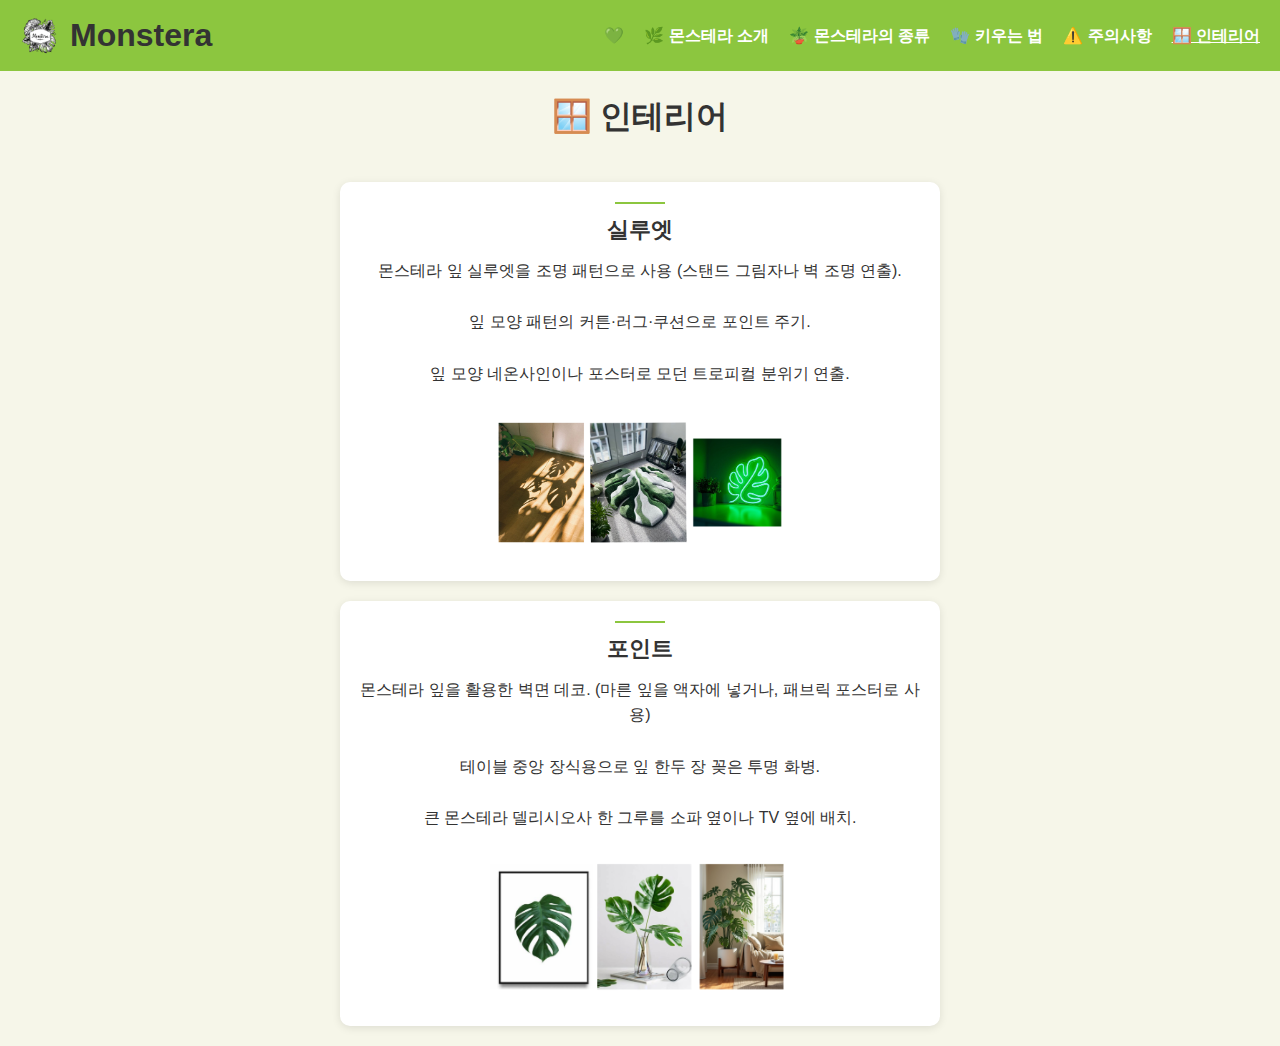
<file: interior.html>
<!DOCTYPE html>
<html lang="ko">
<head>
  <meta charset="UTF-8" />
  <meta name="viewport" content="width=device-width, initial-scale=1.0" />
  <title>🪟 인테리어</title>
  <link rel="stylesheet" href="style.css" />
</head>
<body>

  <header>
    <div class="logo">
      <img src="logo.png" />
      <h1>Monstera</h1>
    </div>
    <nav>
      <ul>
      <li><a href="index.html" >💚</a></li>
        <li><a href="monstera.html">🌿 몬스테라 소개</a></li>
        <li><a href="plants.html">🪴 몬스테라의 종류</a></li>
        <li><a href="tips.html">🧤 키우는 법</a></li>
        <li><a href="wrong.html">⚠️ 주의사항</a></li>
        <li><a href="interior.html"   class="active">🪟 인테리어</a></li>
      </ul>
    </nav>
  </header>

  <main>
  <main>
  <h2 class="page-title">🪟 인테리어</h2>

  <section class="tips-list">
    <article class="tip-card">
      <h3>실루엣</h3>
      <p>몬스테라 잎 실루엣을 조명 패턴으로 사용 (스탠드 그림자나 벽 조명 연출). <br><br>
잎 모양 패턴의 커튼·러그·쿠션으로 포인트 주기.<br><br>
잎 모양 네온사인이나 포스터로 모던 트로피컬 분위기 연출.<br><br>
</p>
<img src="monstin1.png" width="300">
    </article>

    <article class="tip-card">
      <h3>포인트</h3>
      <p>몬스테라 잎을 활용한 벽면 데코. (마른 잎을 액자에 넣거나, 패브릭 포스터로 사용)<br><br>
테이블 중앙 장식용으로 잎 한두 장 꽂은 투명 화병.<br><br>
큰 몬스테라 델리시오사 한 그루를 소파 옆이나 TV 옆에 배치.<br><br>
</p>
<img src="monstin2.png" width="300">
    </article>

 
</main>


</body>
</html>
</file>
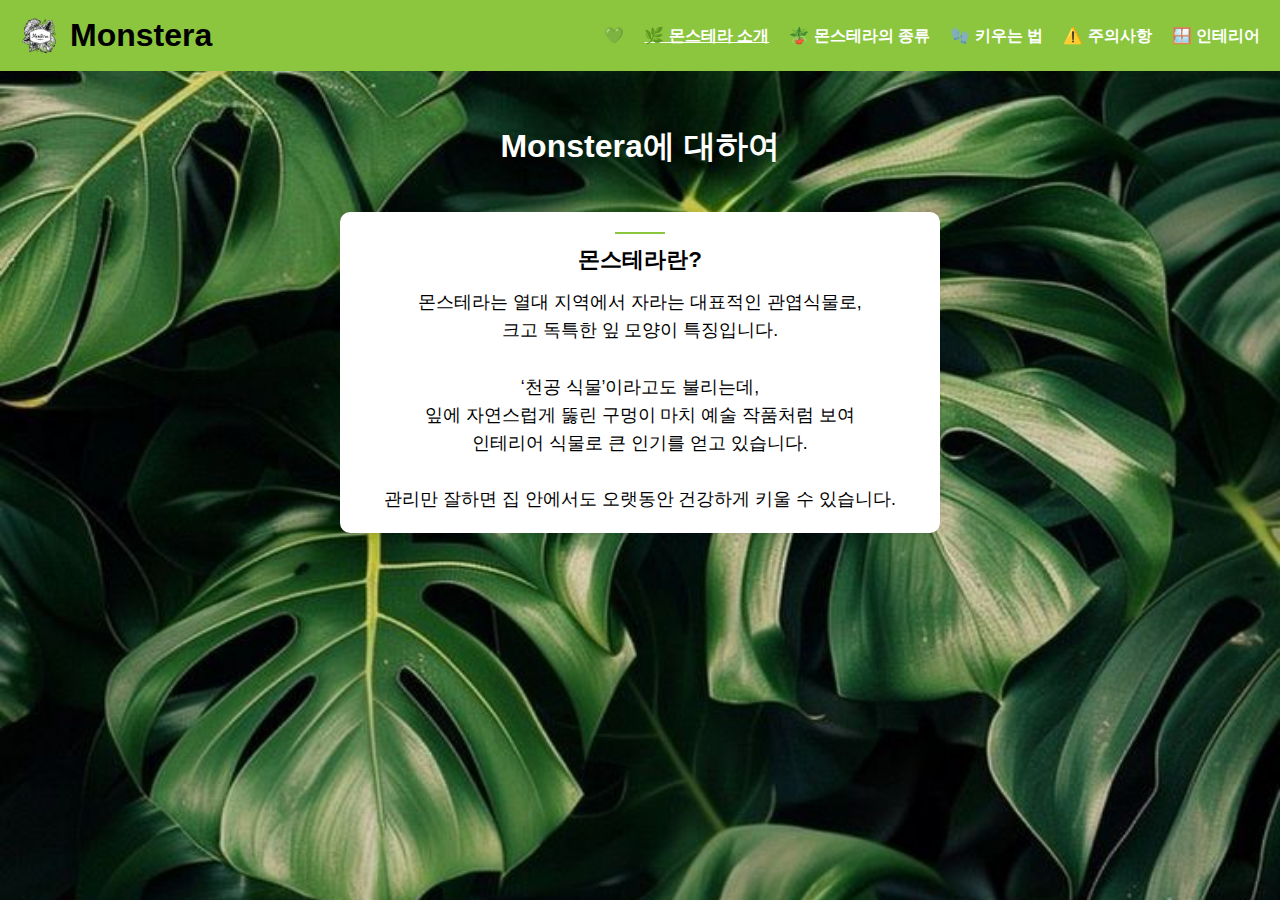
<file: monstera.html>
<!DOCTYPE html>
<html lang="ko">
<head>
  <meta charset="UTF-8" />
  <meta name="viewport" content="width=device-width, initial-scale=1.0" />
  <title>🌿 몬스테라 소개</title>
  <link rel="stylesheet" href="style.css" />
  
  <body style="background-image: url('Monst2.jpg');
             background-size: cover;
             background-position: center;
             background-repeat: no-repeat;
             background-attachment: fixed;
             color: rgb(0, 0, 0);">

</head>
<body>


  <header>
    <div class="logo">
      <img src="logo.png"/>
      <h1>Monstera</h1>
    </div>
    <nav>
      <ul>
        <li><a href="index.html" >💚</a></li>
        <li><a href="monstera.html" class="active">🌿 몬스테라 소개</a></li>
        <li><a href="plants.html">🪴 몬스테라의 종류</a></li>
        <li><a href="tips.html">🧤 키우는 법</a></li>
        <li><a href="wrong.html">⚠️ 주의사항</a></li>
        <li><a href="interior.html">🪟 인테리어</a></li>
      </ul>
    </nav>
  </header>


 
  <section class="intro">
    <h3 style="color: rgb(255, 255, 255);">Monstera에 대하여</h3>

    <section class="tips-list">
    <article class="tip-card">
      <h3>몬스테라란?</h3>
          <p>
    몬스테라는 열대 지역에서 자라는 대표적인 관엽식물로,<br> 크고 독특한 잎 모양이 특징입니다. <br><br>
 ‘천공 식물’이라고도 불리는데, <br>잎에 자연스럽게 뚫린 구멍이 마치 예술 작품처럼 보여  <br>인테리어 식물로 큰 인기를 얻고 있습니다. <br><br>

관리만 잘하면 집 안에서도 오랫동안 건강하게 키울 수 있습니다.
    </p>

    </article>

  </section>





</body>
</html>
</file>
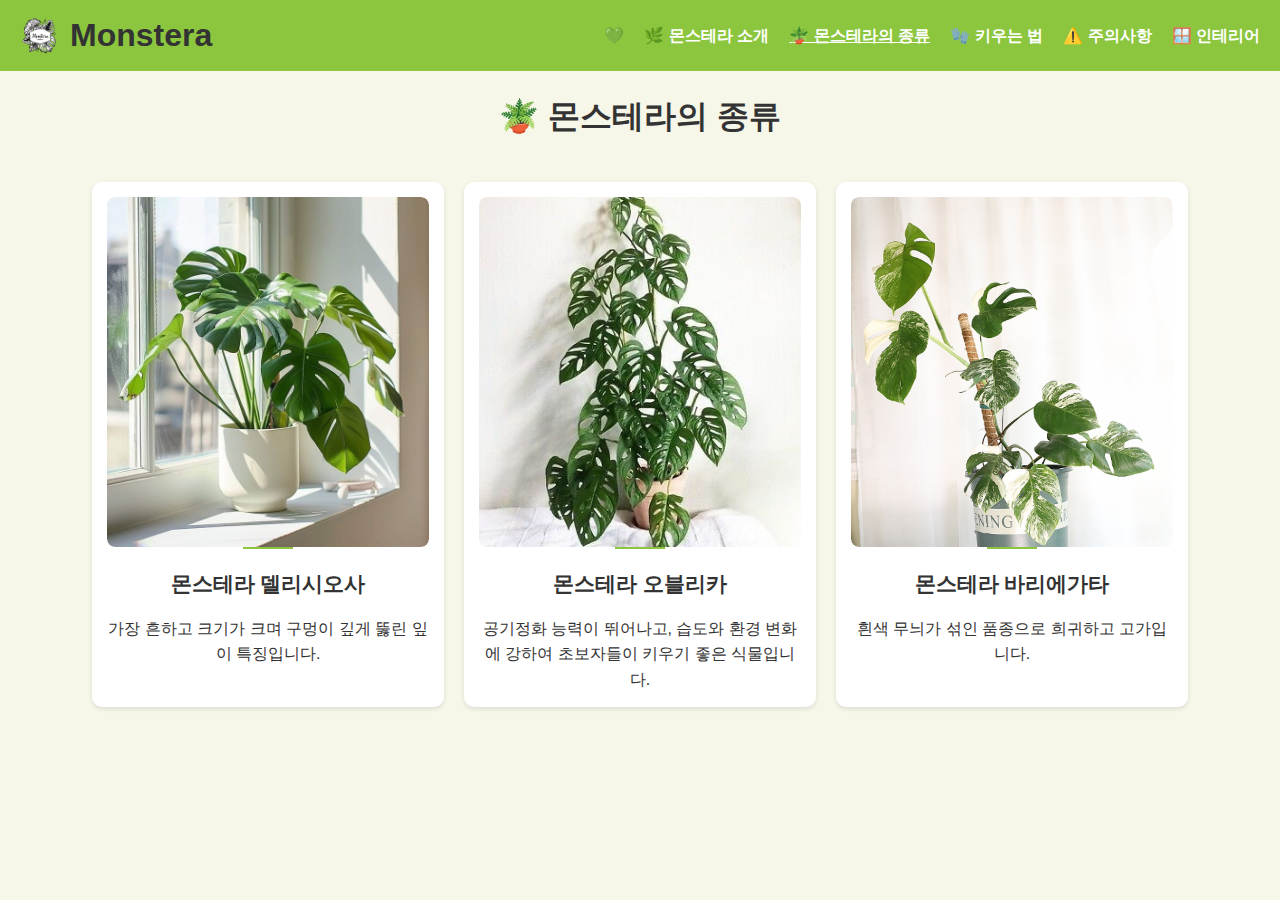
<file: plants.html>
<!DOCTYPE html>
<html lang="ko">
<head>
  <meta charset="UTF-8" />
  <meta name="viewport" content="width=device-width, initial-scale=1.0" />
  <title>🪴 몬스테라의 종류</title>
  <link rel="stylesheet" href="style.css" />
  <style>
    /* 한 줄에 3개씩 */
    .plant-gallery {
      display: flex;
      flex-wrap: wrap;
      justify-content: center;
      gap: 20px;
      padding: 20px;
    }

    .plant-card {
      background-color: white;
      border-radius: 10px;
      padding: 15px;
      width: calc(30% - 20px); 
      box-shadow: 0 2px 5px rgba(0,0,0,0.1);
      text-align: center;
      min-width: 150px;
    }

    .plant-card img {
      width: 100%;
      height: 250px;
      object-fit: cover;
      border-radius: 8px;
      margin-bottom: 10px;
    }

    .plant-card h3 {
      position: relative;
      margin-bottom: 10px;
      padding-top: 10px;
      font-size: 1.3rem;
    }

    .plant-card h3::before {
      content: "";
      position: absolute;
      top: 0;
      left: 50%;
      transform: translateX(-50%);
      width: 50px;
      height: 2px;
      background-color: #8cc63f;
    }

  </style>
</head>
<body>

<header>
  <div class="logo">
    <img src="logo.png" alt="로고" />
    <h1>Monstera</h1>
  </div>
  <nav>
    <ul>
      <li><a href="index.html">💚</a></li>
        <li><a href="monstera.html">🌿 몬스테라 소개</a></li>
        <li><a href="plants.html"  class="active">🪴 몬스테라의 종류</a></li>
        <li><a href="tips.html">🧤 키우는 법</a></li>
        <li><a href="wrong.html">⚠️ 주의사항</a></li>
        <li><a href="interior.html">🪟 인테리어</a></li>
    </ul>
  </nav>
</header>

<main>
  <h2 class="page-title">🪴 몬스테라의 종류</h2>

  <div class="plant-gallery">
    <!-- 1 -->
    <div class="plant-card">
        <div style="width:100%; height:350px; overflow:hidden; border-radius:8px;">
    <img src="monst.jpg"  style="width:100%; height:100%; object-fit:cover;">
  </div>
      <h3 class="title" style="padding-top:20px; margin-bottom:15px;">몬스테라 델리시오사</h3>
      <p style="margin-top:0;">가장 흔하고 크기가 크며 구멍이 깊게 뚫린 잎이 특징입니다.</p>
    </div>

    <!-- 2 -->
    <div class="plant-card">
        <div style="width:100%; height:350px; overflow:hidden; border-radius:8px;">
    <img src="monstob.jpg"  style="width:100%; height:100%; object-fit:cover;">
  </div>
      <h3 class="title" style="padding-top:20px; margin-bottom:15px;">몬스테라 오블리카</h3>
      <p style="margin-top:0;">공기정화 능력이 뛰어나고, 습도와 환경 변화에 강하여 초보자들이 키우기 좋은 식물입니다.</p>
    </div>

    <!-- 3 -->
    <div class="plant-card">
        <div style="width:100%; height:350px; overflow:hidden; border-radius:8px;">
    <img src="monstbr.png"  style="width:100%; height:100%; object-fit:cover;">
  </div>
       <h3 class="title" style="padding-top:20px; margin-bottom:15px;">몬스테라 바리에가타</h3>
      <p style="margin-top:0;">흰색 무늬가 섞인 품종으로 희귀하고 고가입니다.</p>
    </div>


</main>

</body>
</html>
</file>
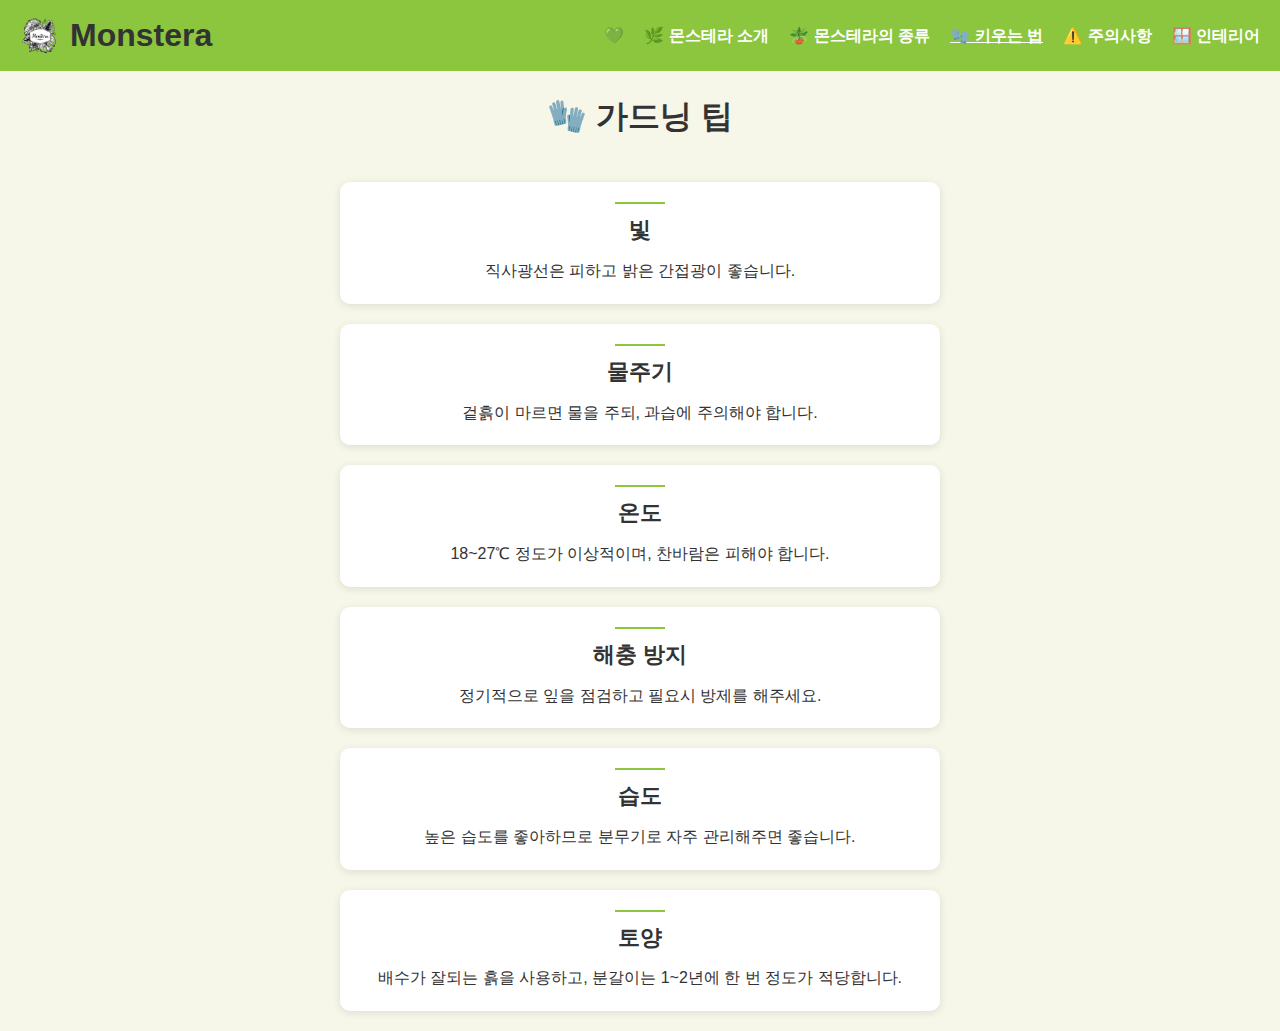
<file: tips.html>
<!DOCTYPE html>
<html lang="ko">
<head>
  <meta charset="UTF-8" />
  <meta name="viewport" content="width=device-width, initial-scale=1.0" />
  <title>🧤 키우는 법</title>
  <link rel="stylesheet" href="style.css" />
</head>
<body>

  <header>
    <div class="logo">
      <img src="logo.png">
      <h1>Monstera</h1>
    </div>
    <nav>
      <ul>
      <li><a href="index.html" >💚</a></li>
        <li><a href="monstera.html">🌿 몬스테라 소개</a></li>
        <li><a href="plants.html">🪴 몬스테라의 종류</a></li>
        <li><a href="tips.html"  class="active">🧤 키우는 법</a></li>
        <li><a href="wrong.html">⚠️ 주의사항</a></li>
        <li><a href="interior.html">🪟 인테리어</a></li>
      </ul>
    </nav>
  </header>

  <main>
  <h2 class="page-title">🧤 가드닝 팁</h2>

  <section class="tips-list">
    <article class="tip-card">
      <h3>빛</h3>
      <p>직사광선은 피하고 밝은 간접광이 좋습니다.</p>
    </article>

    <article class="tip-card">
      <h3>물주기</h3>
      <p>겉흙이 마르면 물을 주되, 과습에 주의해야 합니다.</p>
    </article>

    <article class="tip-card">
      <h3>온도</h3>
      <p>18~27℃ 정도가 이상적이며, 찬바람은 피해야 합니다.</p>
    </article>
        <article class="tip-card">
      <h3>해충 방지</h3>
      <p>정기적으로 잎을 점검하고 필요시 방제를 해주세요.</p>
    </article>
        <article class="tip-card">
      <h3>습도</h3>
      <p>높은 습도를 좋아하므로 분무기로 자주 관리해주면 좋습니다.</p>
    </article>        <article class="tip-card">
      <h3>토양</h3>
      <p>배수가 잘되는 흙을 사용하고, 분갈이는 1~2년에 한 번 정도가 적당합니다.</p>
    </article>
  </section>
</main>



</body>
</html>
</file>
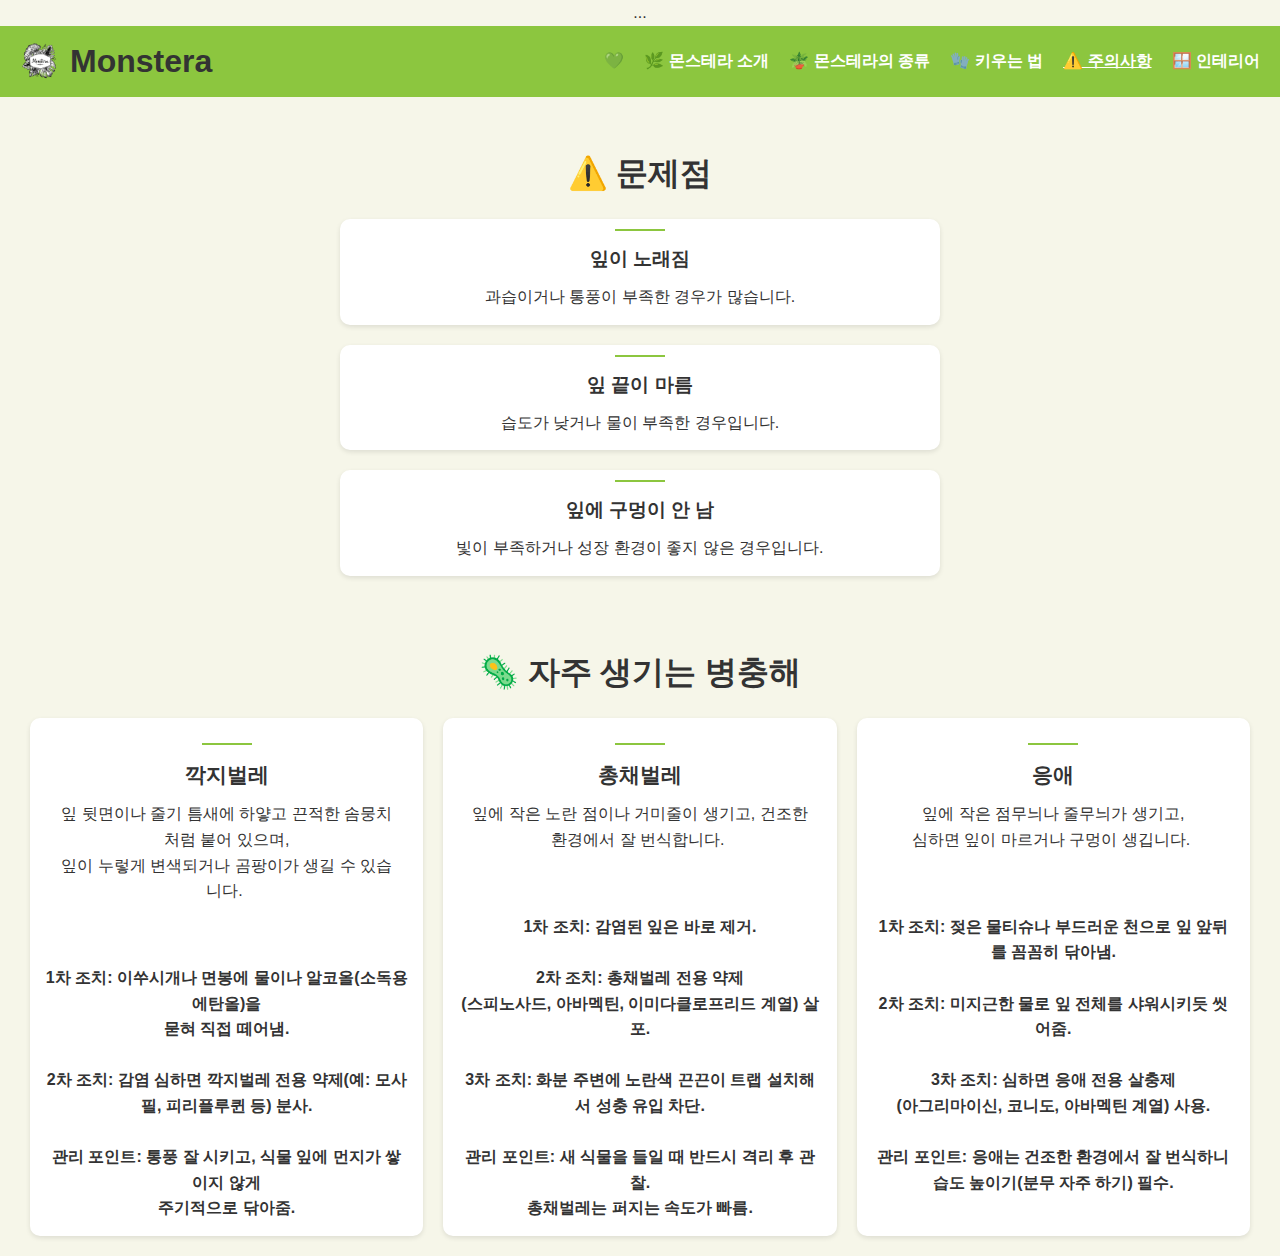
<file: wrong.html>
<!DOCTYPE html>
<html lang="ko">
<head>
  <meta charset="UTF-8" />
  <meta name="viewport" content="width=device-width, initial-scale=1.0" />
  <title>⚠️ 주의사항</title>
  <link rel="stylesheet" href="style.css" />
<body style="background-color: #f6f6e9;">
  ...
</body>

<style>
  body {
    margin: 0;
    font-family: Arial, sans-serif;
    background-color: #f5f5f5;
    text-align: center; /* 전체 중앙 정렬 */
  }





  /* ===== 가로형 카드 (1개씩 3줄) ===== */
  .horizontal-cards {
    display: flex;
    flex-direction: column;
    align-items: center;
    gap: 20px;
    padding: 20px;
  }

  .horizontal-cards .card {
    width: 80%;
    max-width: 600px;
    background-color: white;
    border-radius: 10px;
    box-shadow: 0 2px 5px rgba(0,0,0,0.1);
    overflow: hidden;
    text-align: center;
  }

  .horizontal-cards .card img {
    width: 100%;
    height: 250px;
    object-fit: cover;
  }

  .horizontal-cards .card h3 {
    position: relative;
    margin: 10px 0;
    padding-top: 15px;
  }

  .horizontal-cards .card h3::before {
    content: "";
    position: absolute;
    top: 0;
    left: 50%;
    transform: translateX(-50%);
    width: 50px;
    height: 2px;
    background-color: #8cc63f;
  }

  .horizontal-cards .card p {
    margin: 0 10px 15px;
  }

  /* ===== 세로형 갤러리 (3개 한 줄) ===== */
  .vertical-gallery {
    display: flex;
    justify-content: center;
    gap: 20px;
    flex-wrap: wrap;
    padding: 20px;
  }

  .vertical-gallery .plant-card {
    width: calc(33.33% - 20px);
    background-color: white;
    border-radius: 10px;
    box-shadow: 0 2px 5px rgba(0,0,0,0.1);
    text-align: center;
    display: flex;
    flex-direction: column;
    overflow: hidden;
  }

  .vertical-gallery .plant-card img {
    width: 100%;
    height: 250px;
    object-fit: cover;
  }

  .vertical-gallery .plant-card h3 {
    position: relative;
    margin: 10px 0;
    padding-top: 15px;
  }

  .vertical-gallery .plant-card h3::before {
    content: "";
    position: absolute;
    top: 0;
    left: 50%;
    transform: translateX(-50%);
    width: 50px;
    height: 2px;
    background-color: #8cc63f;
  }

  .vertical-gallery .plant-card p {
    margin: 0 10px 10px;
  }
</style>
</head>
<body>

     <header>
    <div class="logo">
      <img src="logo.png"/>
      <h1>Monstera</h1>
    </div>
    <nav>
      <ul>
      <li><a href="index.html" >💚</a></li>
        <li><a href="monstera.html">🌿 몬스테라 소개</a></li>
        <li><a href="plants.html">🪴 몬스테라의 종류</a></li>
        <li><a href="tips.html">🧤 키우는 법</a></li>
        <li><a href="wrong.html" class="active">⚠️ 주의사항</a></li>
        <li><a href="interior.html">🪟 인테리어</a></li>
      </ul>
    </nav>
  </header>

<!-- 가로형 카드 영역 -->
<h1 class="no-line"> <br>⚠️ 문제점</h1>
<section class="horizontal-cards">
  <div class="card">
    <h3>잎이 노래짐</h3>
    <p>과습이거나 통풍이 부족한 경우가 많습니다.</p>
  </div>
  <div class="card">
    <h3>잎 끝이 마름</h3>
    <p>습도가 낮거나 물이 부족한 경우입니다.</p>
  </div>
  <div class="card">
    <h3>잎에 구멍이 안 남</h3>
    <p>빛이 부족하거나 성장 환경이 좋지 않은 경우입니다.</p>
  </div>
</section>

<br>
<br>

<!-- 세로형 갤러리 영역 -->
<h1 class="no-line">🦠 자주 생기는 병충해</h1>
<section class="vertical-gallery">
  <div class="plant-card">
    <h3>깍지벌레</h3>
    <p>잎 뒷면이나 줄기 틈새에 하얗고 끈적한 솜뭉치처럼 붙어 있으며, <br>잎이 누렇게 변색되거나 곰팡이가 생길 수 있습니다. </p><br><br>
    <h4>1차 조치: 이쑤시개나 면봉에 물이나 알코올(소독용 에탄올)을 <br>묻혀 직접 떼어냄. <br><br>
2차 조치: 감염 심하면 깍지벌레 전용 약제(예: 모사필, 피리플루퀸 등) 분사. <br><br>
관리 포인트: 통풍 잘 시키고, 식물 잎에 먼지가 쌓이지 않게<br> 주기적으로 닦아줌.</h4>
  </div>
  <div class="plant-card">
   <h3>총채벌레</h3>
    <p>잎에 작은 노란 점이나 거미줄이 생기고, 건조한 환경에서 잘 번식합니다. </p><br><br>
    <h4>1차 조치: 감염된 잎은 바로 제거.<br><br>
2차 조치: 총채벌레 전용 약제<br>(스피노사드, 아바멕틴, 이미다클로프리드 계열) 살포.<br><br>
3차 조치: 화분 주변에 노란색 끈끈이 트랩 설치해서 성충 유입 차단.<br><br>
관리 포인트: 새 식물을 들일 때 반드시 격리 후 관찰. <br>총채벌레는 퍼지는 속도가 빠름.</h4>
  </div>
  <div class="plant-card">
   <h3>응애</h3>
    <p>잎에 작은 점무늬나 줄무늬가 생기고,<br> 심하면 잎이 마르거나 구멍이 생깁니다. </p><br><br>
    <h4>1차 조치: 젖은 물티슈나 부드러운 천으로 잎 앞뒤를 꼼꼼히 닦아냄.<br><br>
2차 조치: 미지근한 물로 잎 전체를 샤워시키듯 씻어줌.<br><br>
3차 조치: 심하면 응애 전용 살충제<br>(아그리마이신, 코니도, 아바멕틴 계열) 사용.<br><br>
관리 포인트: 응애는 건조한 환경에서 잘 번식하니 <br>습도 높이기(분무 자주 하기) 필수.</h4>
  </div>
</section>

</body>
</html>
</file>
<file: style.css>
/* 1. 전체 공통 */
* {
  margin: 0;
  padding: 0;
  box-sizing: border-box;
}

body {
  font-family: "Pretendard", "Noto Sans KR", sans-serif;
  background-color: #f6f6e9;
  color: #333;
  line-height: 1.6;
}

/* 2. 상단 메뉴(Header) */
header {
  display: flex;
  justify-content: space-between;
  align-items: center;
  background-color: #8cc63f;
  padding: 10px 20px;
}

header .logo {
  display: flex;
  align-items: center;
}

header .logo img {
  height: 40px;
  margin-right: 10px;
}

nav ul {
  list-style: none;
  display: flex;
  gap: 20px;
}

nav a {
  color: white;
  text-decoration: none;
  font-weight: bold;
}

nav a.active,
nav a:hover {
  text-decoration: underline;
}

/* 3. 메인 비주얼 */
.main-visual {
  height: 400px;
  background-image: url('../img/plant1.jpg');
  background-size: cover;
  background-position: center;
  display: flex;
  flex-direction: column;
  justify-content: center; /* 세로 중앙 */
  align-items: center;     /* 가로 중앙 */
  text-align: center;
  color: white;
  text-shadow: 0 0 5px rgba(0,0,0,0.5);
  padding: 20px;
}

.main-visual h2 {
  font-size: 2.5rem;
  margin-bottom: 15px;
}

.main-visual p {
  font-size: 1.2rem;
}

/* 4. 소개 섹션 */
.intro {
  padding: 50px 20px;
  text-align: center;
}

.intro h3 {
  font-size: 2rem;
  margin-bottom: 20px;
}

.intro p {
  font-size: 1.1rem;
  max-width: 700px;
  margin: 0 auto;
}

/* 5. 카드형 */
.plant-gallery, .interior-gallery {
  display: flex;
  flex-wrap: wrap;
  gap: 20px;
  justify-content: center;
  padding: 20px;
}

.plant-card, .idea {
  background-color: white;
  border-radius: 10px;
  padding: 15px;
  width: 250px;
  box-shadow: 0 2px 5px rgba(0,0,0,0.1);
  text-align: center;
}

.plant-card img, .idea img {
  width: 100%;
  height: 150px;
  object-fit: cover;
  border-radius: 8px;
  margin-bottom: 10px;
}

/* 이름 위에 선 */
.plant-card h3 {
  position: relative;
  margin-bottom: 10px;
  padding-top: 10px;
  font-size: 1.3rem;
}

.plant-card h3::before {
  content: "";
  position: absolute;
  top: 0;
  left: 50%;
  transform: translateX(-50%);
  width: 50px;
  height: 2px;
  background-color: #8cc63f;
}

/* 6. 가드닝 팁 카드 섹션 */
.tips-list {
  display: flex;
  flex-direction: column;
  gap: 20px;
  padding: 20px;
  align-items: center;
}

.tip-card {
  background-color: white;
  border-radius: 10px;
  padding: 20px;
  width: 80%;
  max-width: 600px;
  box-shadow: 0 2px 8px rgba(0,0,0,0.1);
  text-align: center;
}

.tip-card h3 {
  position: relative;
  padding-top: 10px;
  margin-bottom: 10px;
  font-size: 1.4rem;
}

/* 팁 제목 위 선 */
.tip-card h3::before {
  content: "";
  position: absolute;
  top: 0;
  left: 50%;
  transform: translateX(-50%);
  width: 50px;
  height: 2px;
  background-color: #8cc63f;
}



/* 8. 페이지 제목 */
.page-title {
  text-align: center;
  font-size: 2rem;
  margin: 20px 0;
}

/* 9. 푸터 */
footer {
  background-color: #8cc63f;
  color: white;
  text-align: center;
  padding: 10px;
  margin-top: 30px;
}
</file>
